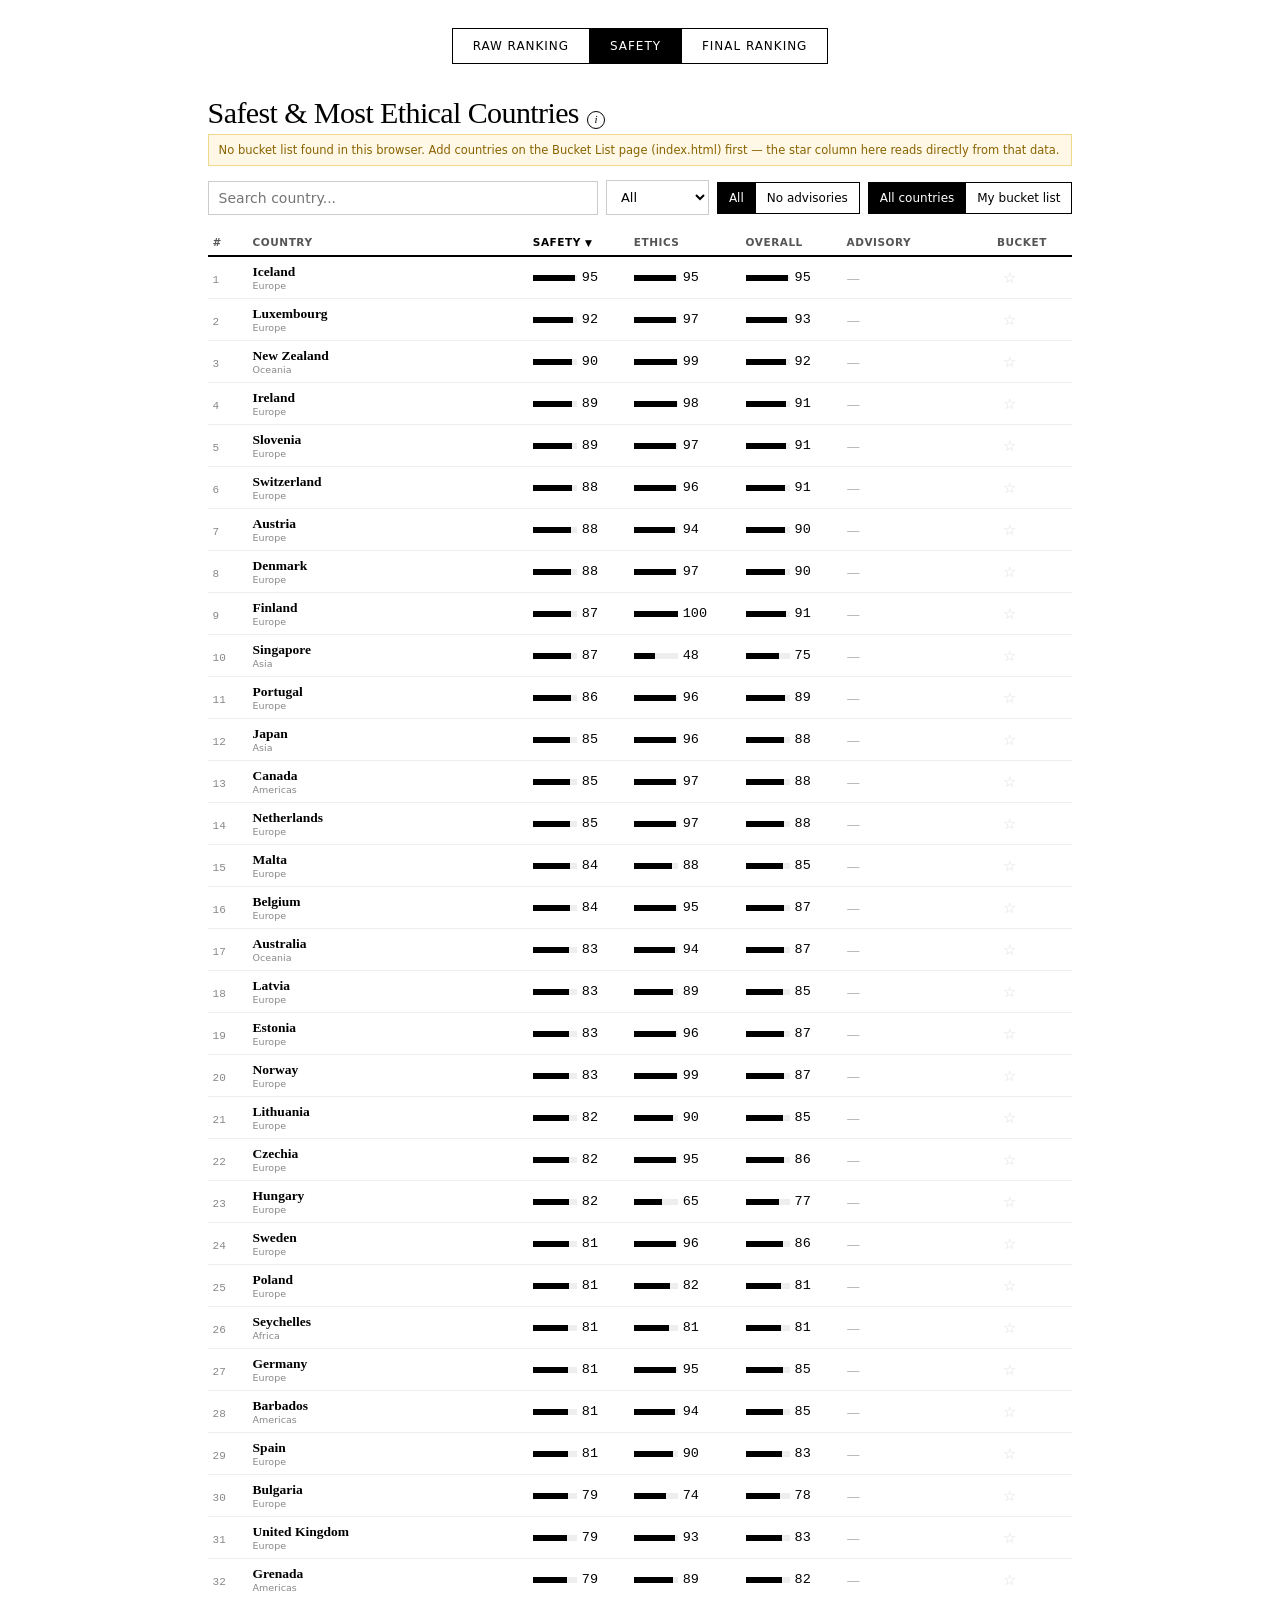
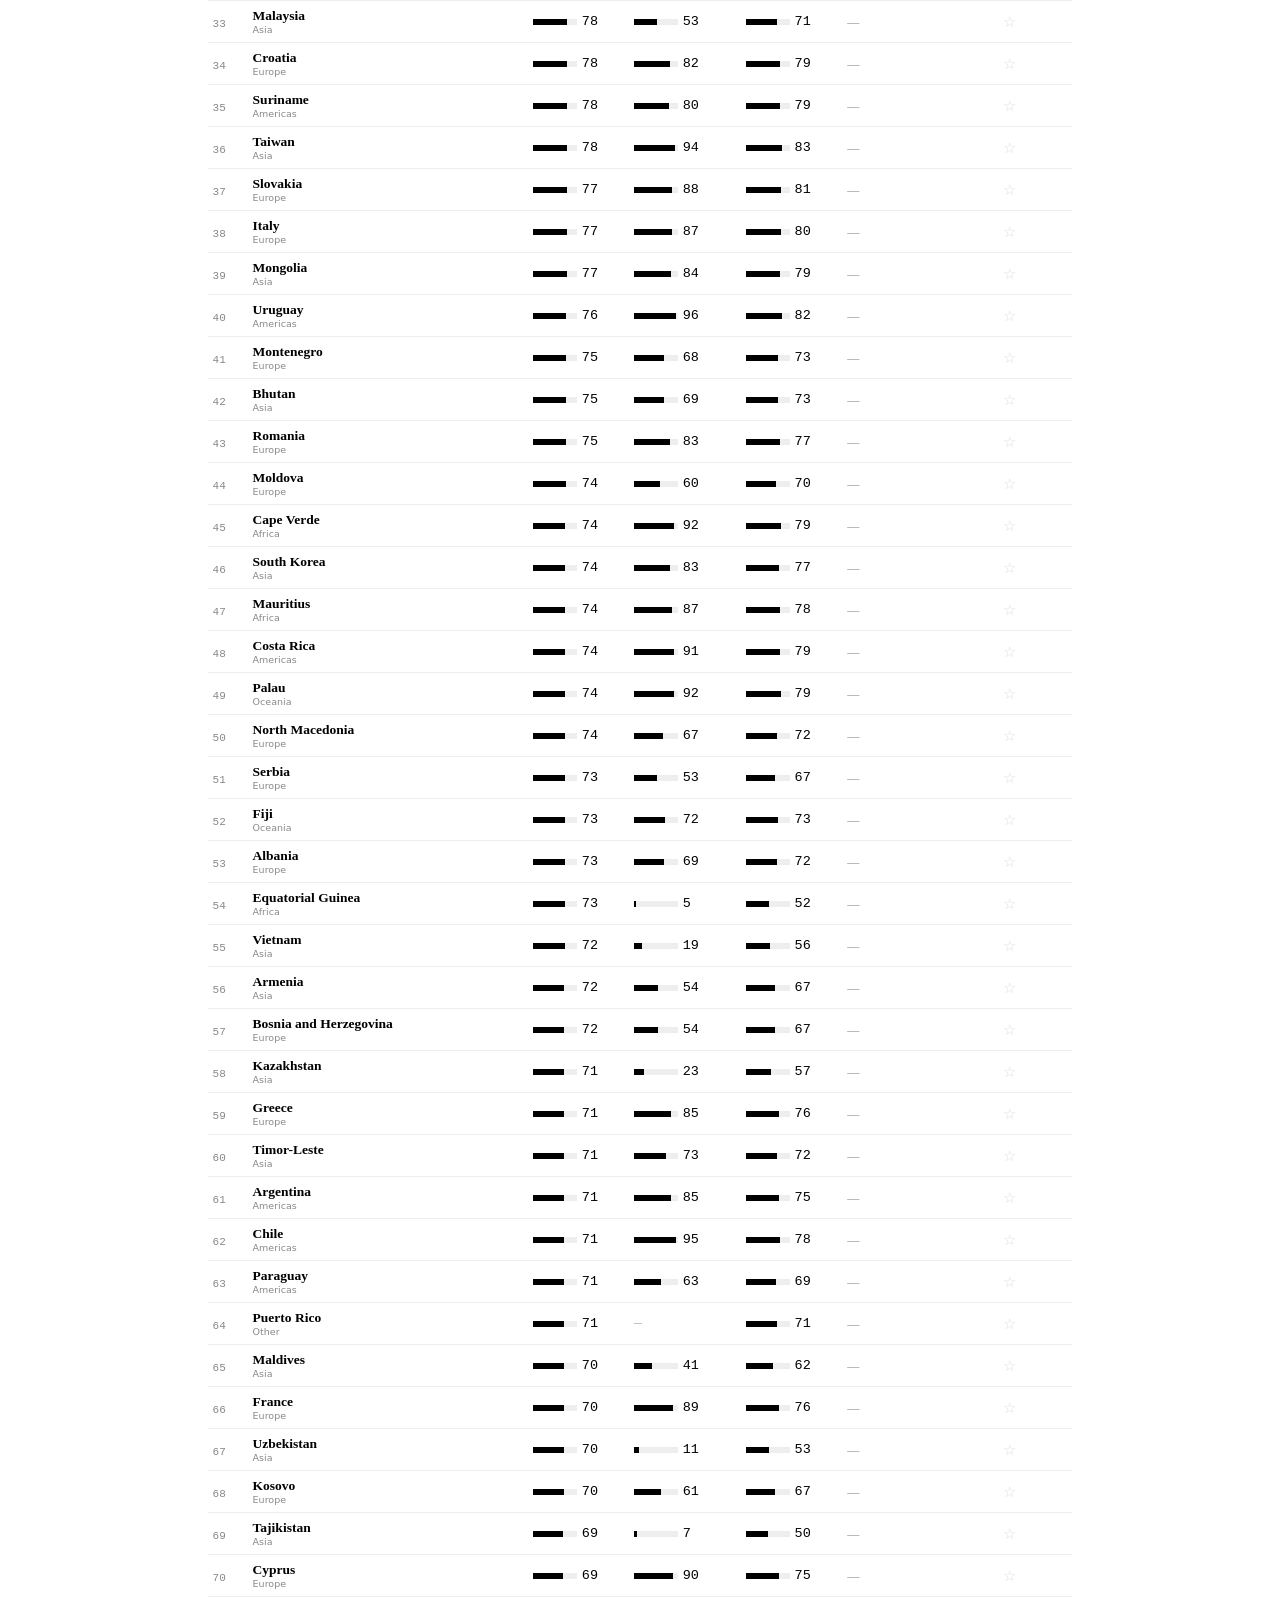
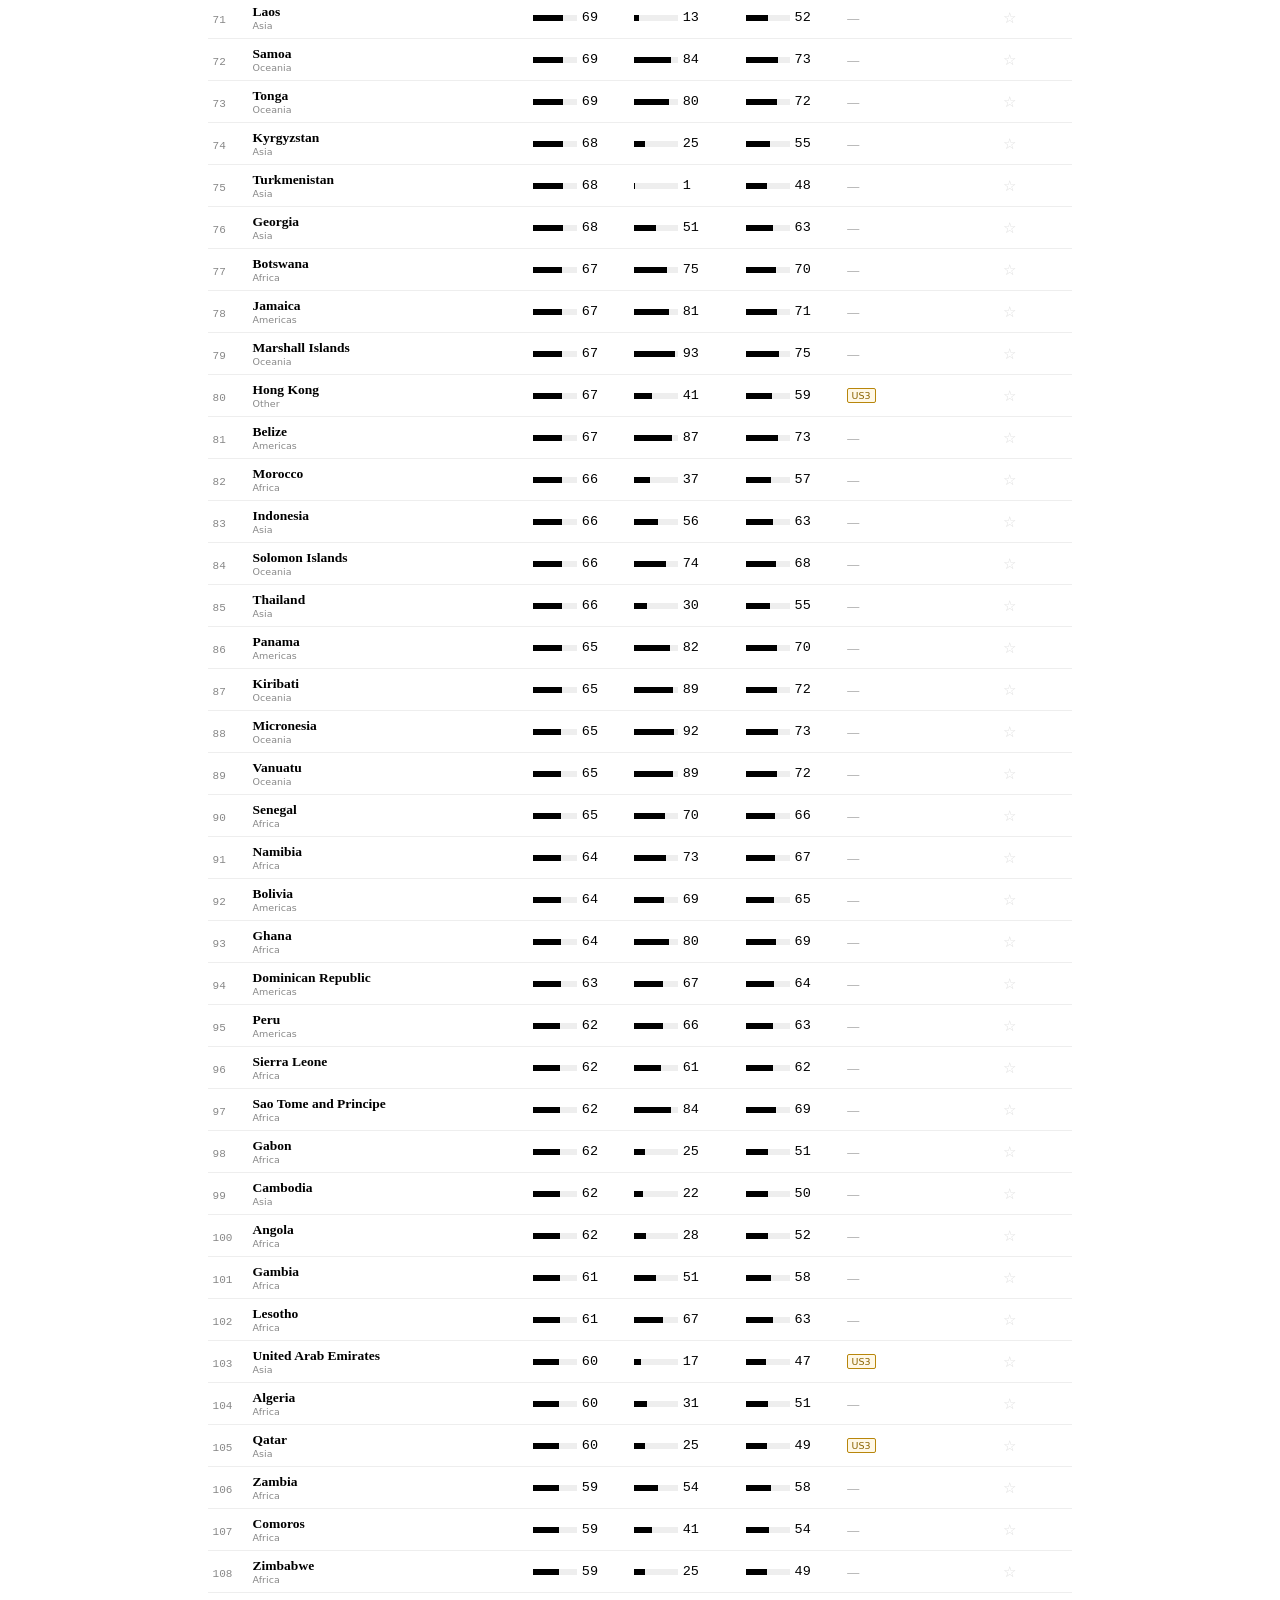
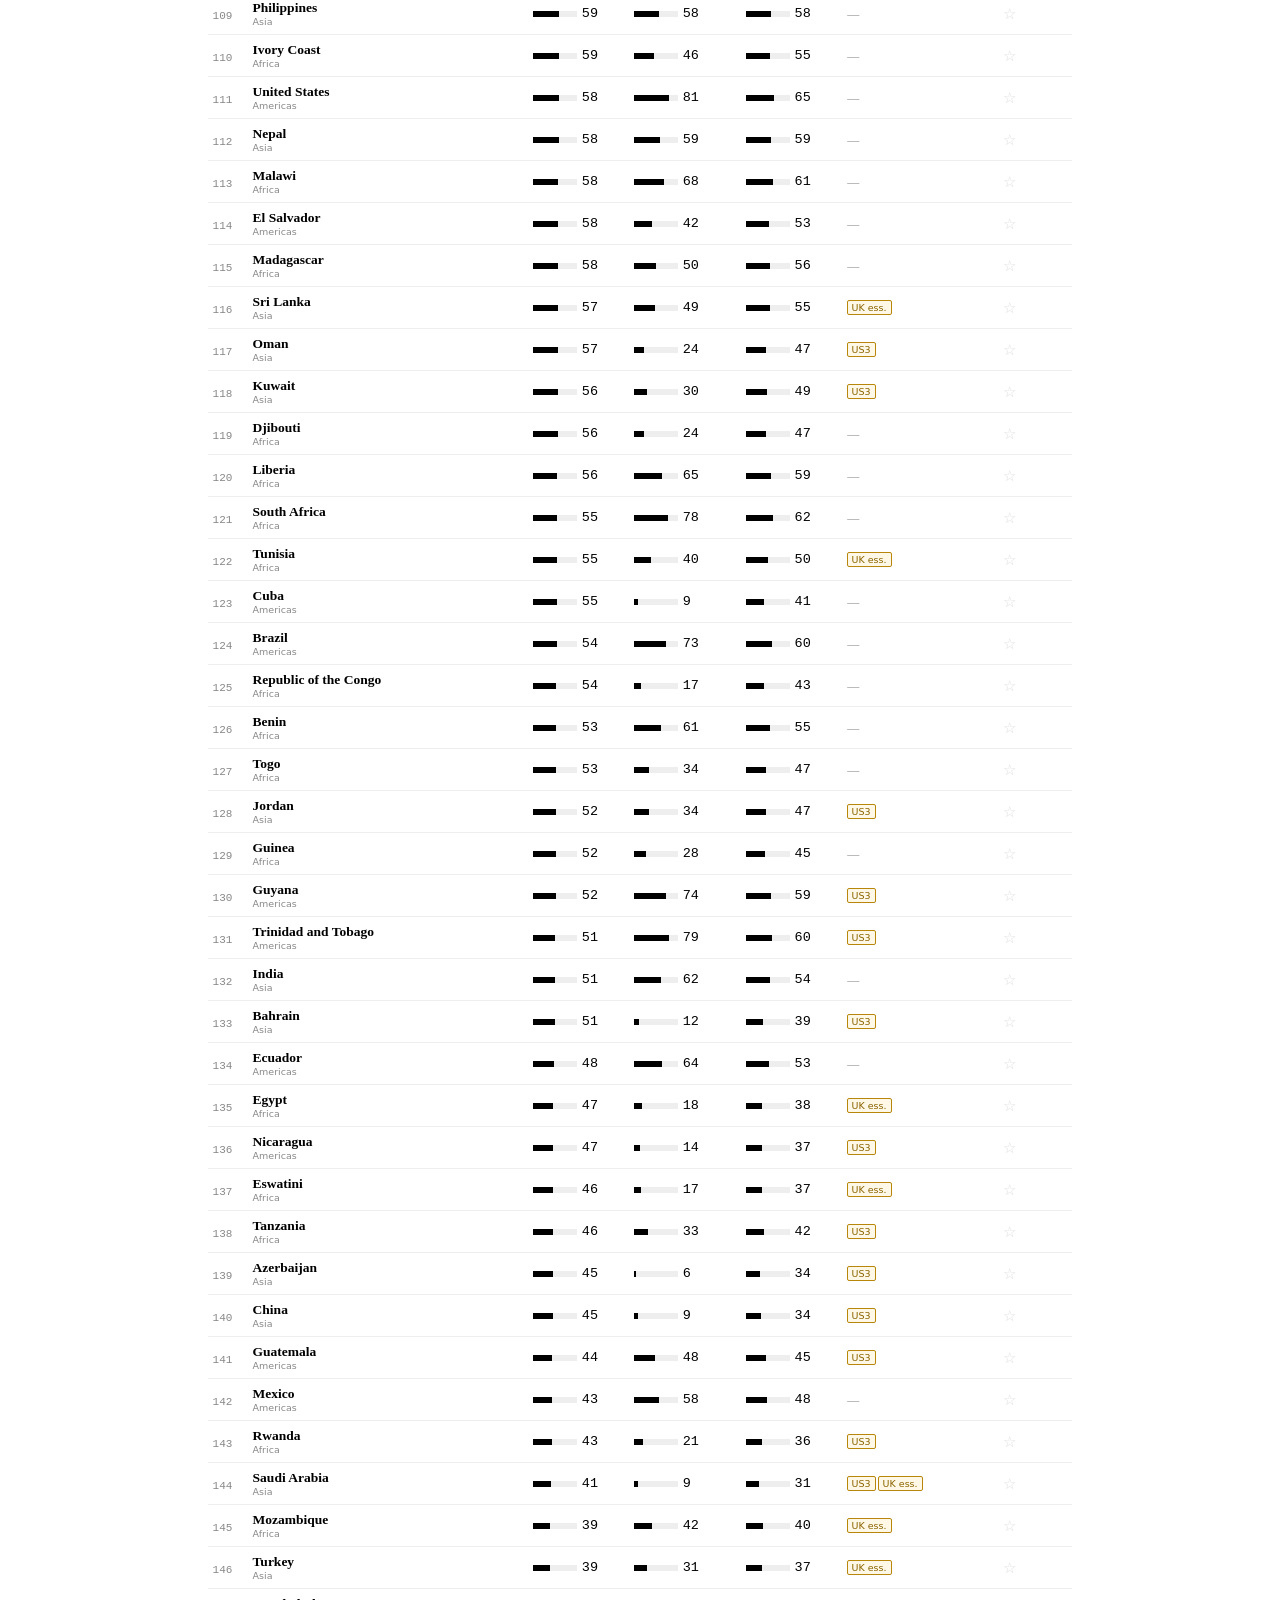
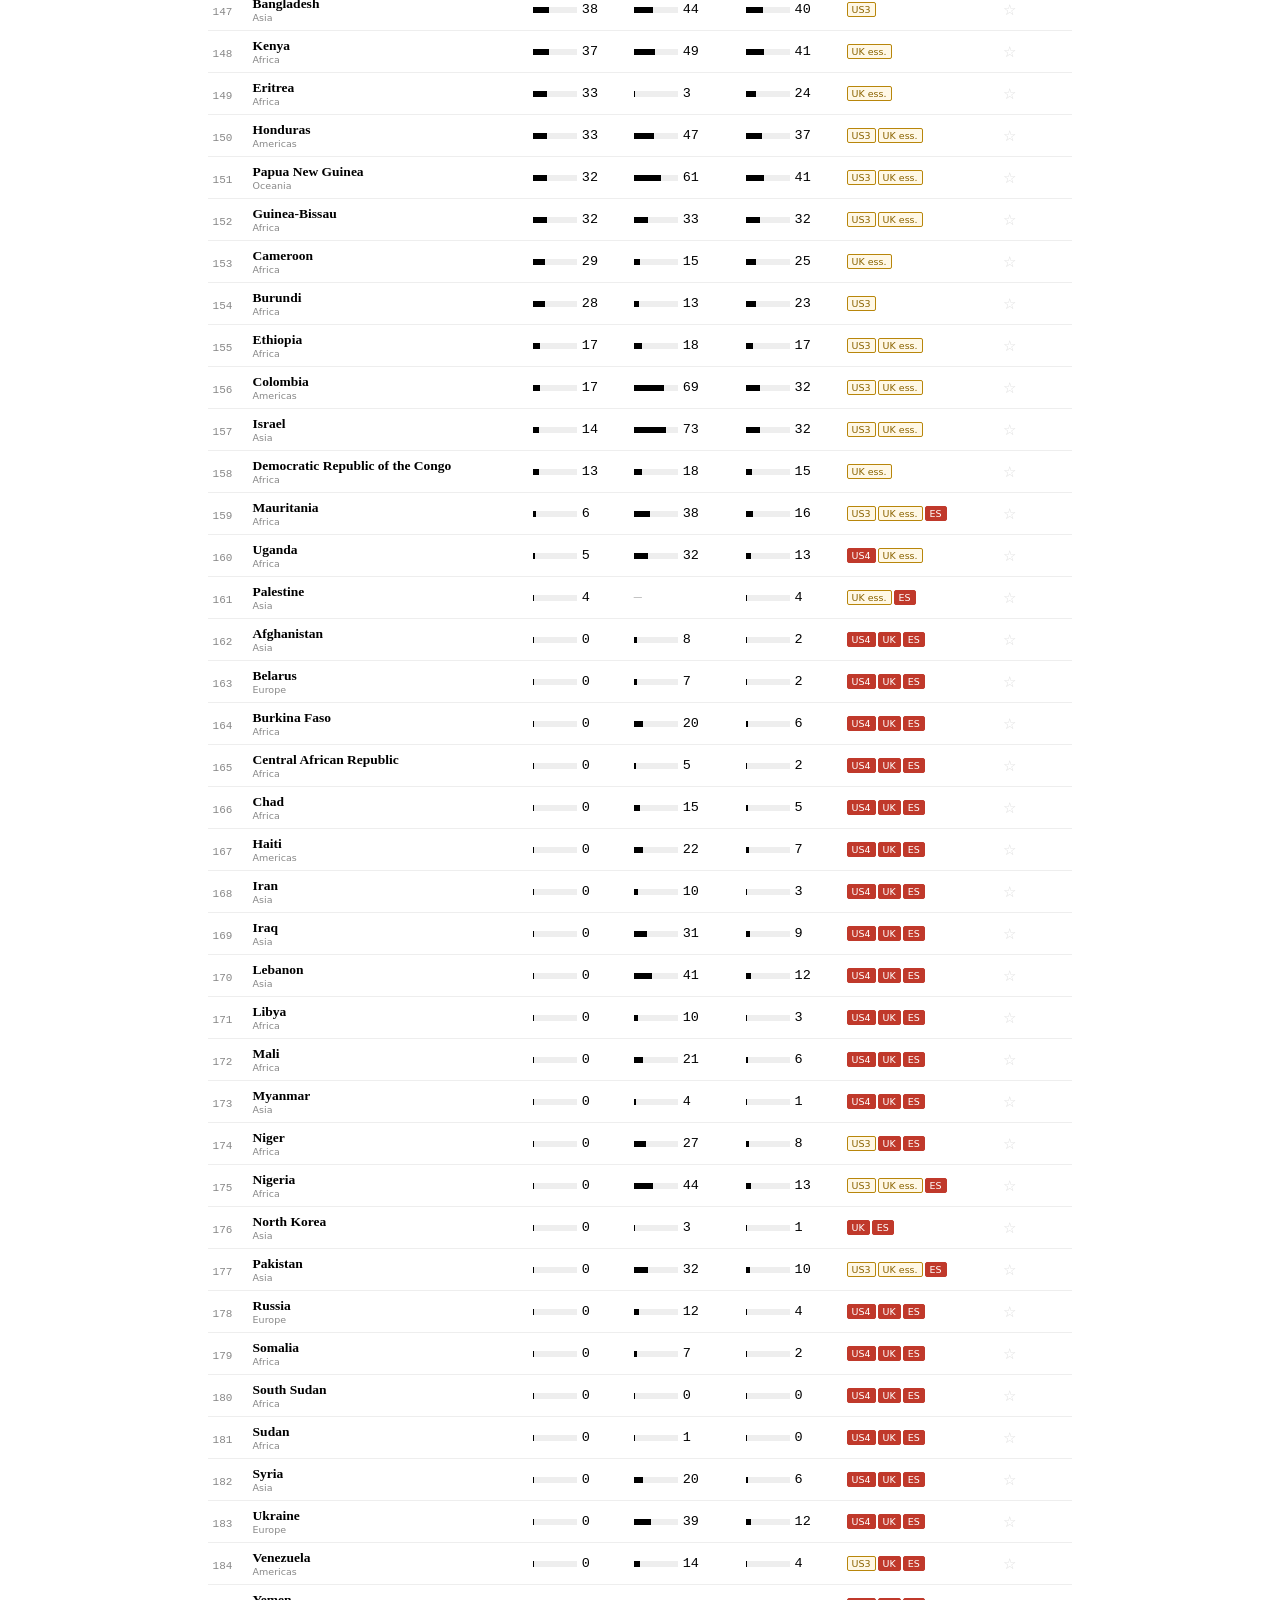
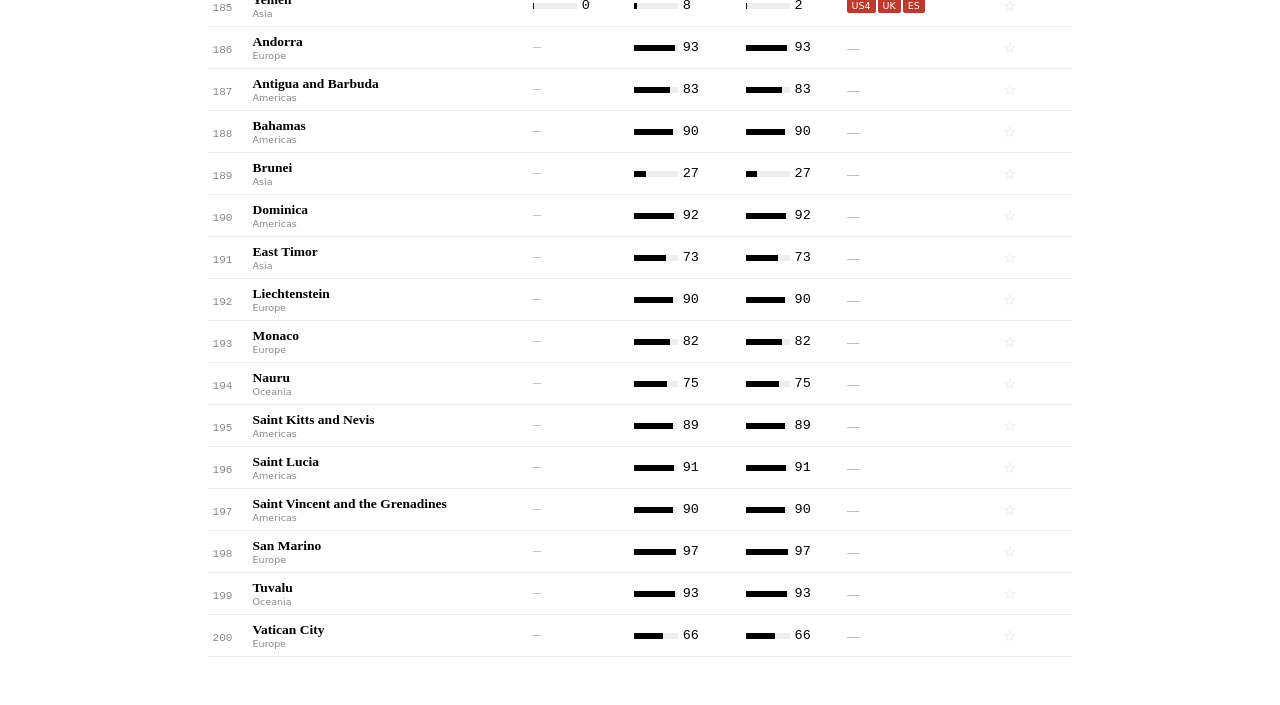
<file: safety.html>
<!DOCTYPE html>
<html lang="en">
<head>
<meta charset="UTF-8" />
<meta name="viewport" content="width=device-width, initial-scale=1.0" />
<title>Safest & Most Ethical Countries to Visit</title>
<link rel="stylesheet" href="styles.css" />
<script src="transitions.js" defer></script>
</head>
<body>

  <nav class="main-nav">
    <a href="index.html">Raw Ranking</a>
    <a href="safety.html" aria-current="page">Safety</a>
    <a href="ultimate.html">Final Ranking</a>
  </nav>

<div id="root"></div>
<script src="data.js"></script>
<script>
const el = (tag, attrs, ...children) => {
  const e = document.createElement(tag);
  if (attrs) for (const k in attrs) {
    if (k === 'class') e.className = attrs[k];
    else if (k.startsWith('on')) e.addEventListener(k.slice(2), attrs[k]);
    else e.setAttribute(k, attrs[k]);
  }
  children.flat().forEach(c => {
    if (c === null || c === undefined) return;
    e.appendChild(typeof c === 'string' ? document.createTextNode(c) : c);
  });
  return e;
};

// ---------------------------------------------------------------------
// Bucket list data now comes straight from the Bucket List app's own
// storage (the same key it reads/writes via window.storage), not from
// a separate hand-maintained flag in data.js. This keeps the star here
// in sync with whatever countries actually exist in your bucket list.
// The Bucket List app persists with `window.storage.set(key, value, false)`,
// which in the plain-browser shim writes to localStorage as
// "personal:" + key. We read the same location directly.
// ---------------------------------------------------------------------
const BUCKET_STORAGE_KEY = "personal:bucket-list:data";

function getBucketCountrySet() {
  try {
    const raw = localStorage.getItem(BUCKET_STORAGE_KEY);
    if (!raw) return new Set();
    const parsed = JSON.parse(raw);
    // index.html persists { countries: {...}, groups: {...} }. Older data
    // (or a wiped/legacy save) may just be a flat { CountryName: {...} }
    // map instead — support both shapes.
    const countries = parsed && (parsed.countries || parsed.groups) ? (parsed.countries || {}) : (parsed || {});
    return new Set(Object.keys(countries));
  } catch (e) {
    return new Set();
  }
}

let bucketDataMissing = false;

function getRows() {
  const rows = window.computeTravelRows();
  const bucketSet = getBucketCountrySet();
  bucketDataMissing = bucketSet.size === 0;
  return rows.map(r => ({ ...r, onBucketList: bucketSet.has(r.name) }));
}

let state = { search:'', continent:'All', sortKey:'safety', sortDir:'desc', hideAdvisory:false, bucketOnly:false, showInfo:false };

function fmt(n) { return n == null ? null : Math.round(n); }

function scoreBar(val) {
  const wrap = el('div', {class:'score-bar-wrap'});
  if (val == null) { wrap.appendChild(el('span',{class:'na'},'—')); return wrap; }
  const bar = el('div', {class:'score-bar'});
  const fill = el('div', {});
  fill.style.width = Math.max(2, val) + '%';
  bar.appendChild(fill);
  wrap.appendChild(bar);
  wrap.appendChild(el('span',{}, String(fmt(val))));
  return wrap;
}

function advisoryFlags(d) {
  const wrap = el('div', {});
  if (d.us === 'L4') wrap.appendChild(el('span',{class:'flag severe'},'US4'));
  else if (d.us === 'L3') wrap.appendChild(el('span',{class:'flag mid'},'US3'));
  if (d.uk === 'ALL') wrap.appendChild(el('span',{class:'flag severe'},'UK'));
  else if (d.uk === 'ESS') wrap.appendChild(el('span',{class:'flag mid'},'UK ess.'));
  if (d.es === 'ALL') wrap.appendChild(el('span',{class:'flag severe'},'ES'));
  if (!wrap.childNodes.length) wrap.appendChild(el('span',{class:'na'},'—'));
  return wrap;
}

function render() {
  const root = document.getElementById('root');
  root.innerHTML = '';
  const wrap = el('div', {class:'wrap'});

  const titleRow = el('div', {class:'title-row'},
    el('h1', {}, "Safest & Most Ethical Countries"),
    el('button', {
      class: 'info-btn',
      'aria-label': state.showInfo ? 'Hide methodology' : 'Show methodology',
      title: 'Where these numbers come from',
      onclick: () => { state.showInfo = !state.showInfo; render(); }
    }, 'i')
  );
  wrap.appendChild(titleRow);

  if (state.showInfo) {
    wrap.appendChild(el('div', {class:'info-panel'},
      el('div', {}, "Snapshot: Sep 2026 · GPI + Women, Peace & Security Index + US/UK/ES advisories → Safety · Freedom House → Ethics"),
      el('div', {style:'margin-top:6px;'},
        "Safety = Global Peace Index + Women, Peace & Security Index (women's safety/inclusion/justice) − advisory penalties (US/UK/Spain). Ethics = Freedom House score. Sorted by Safety by default. Safety/ethics data lives in data.js — edit it to update this page. The ★ column reflects your actual Bucket List app data (read from this browser's local storage) — add or remove countries on index.html, not here."
      )
    ));
  }


  let rows = getRows();

  if (bucketDataMissing) {
    wrap.appendChild(el('div', {class:'warn-banner'},
      "No bucket list found in this browser. Add countries on the Bucket List page (index.html) first — the star column here reads directly from that data."
    ));
  }

  const controls = el('div', {class:'controls'});
  const search = el('input', {type:'text', placeholder:'Search country...', value: state.search, oninput: e => { state.search = e.target.value; render(); }});
  controls.appendChild(search);

  const contSel = el('select', {onchange: e => { state.continent = e.target.value; render(); }});
  ['All','Africa','Americas','Asia','Europe','Oceania'].forEach(c => {
    contSel.appendChild(el('option', {value:c, ...(state.continent===c?{selected:'selected'}:{})}, c));
  });
  controls.appendChild(contSel);

  const toggle = el('div', {class:'toggle-group'});
  toggle.appendChild(el('button', {class: !state.hideAdvisory ? 'active':'', onclick: () => { state.hideAdvisory=false; render(); }}, 'All'));
  toggle.appendChild(el('button', {class: state.hideAdvisory ? 'active':'', onclick: () => { state.hideAdvisory=true; render(); }}, 'No advisories'));
  controls.appendChild(toggle);

  const bucketToggle = el('div', {class:'toggle-group'});
  bucketToggle.appendChild(el('button', {class: !state.bucketOnly ? 'active':'', onclick: () => { state.bucketOnly=false; render(); }}, 'All countries'));
  bucketToggle.appendChild(el('button', {class: state.bucketOnly ? 'active':'', onclick: () => { state.bucketOnly=true; render(); }}, 'My bucket list'));
  controls.appendChild(bucketToggle);

  wrap.appendChild(controls);

  rows = rows.filter(r => {
    if (state.continent !== 'All' && r.continent !== state.continent) return false;
    if (state.search && !r.name.toLowerCase().includes(state.search.toLowerCase())) return false;
    if (state.hideAdvisory && (r.us || r.uk || r.es)) return false;
    if (state.bucketOnly && !r.onBucketList) return false;
    return true;
  });

  const sortKey = state.sortKey;
  rows.sort((a,b) => {
    let av = a[sortKey], bv = b[sortKey];
    if (av == null && bv == null) return a.name.localeCompare(b.name);
    if (av == null) return 1;
    if (bv == null) return -1;
    return state.sortDir === 'desc' ? bv - av : av - bv;
  });

  const table = el('table', {});
  const headDefs = [
    {key:null, label:'#'},
    {key:'name', label:'Country'},
    {key:'safety', label:'Safety'},
    {key:'ethics', label:'Ethics'},
    {key:'overall', label:'Overall'},
    {key:null, label:'Advisory'},
    {key:null, label:'Bucket'},
  ];
  const thead = el('tr', {});
  headDefs.forEach(h => {
    const th = el('th', {class: h.key===sortKey ? 'active':''});
    th.appendChild(document.createTextNode(h.label + ' '));
    if (h.key === sortKey) th.appendChild(el('span',{class:'arrow'}, state.sortDir==='desc'?'▼':'▲'));
    if (h.key) th.addEventListener('click', () => {
      if (state.sortKey === h.key) state.sortDir = state.sortDir === 'desc' ? 'asc':'desc';
      else { state.sortKey = h.key; state.sortDir = 'desc'; }
      render();
    });
    thead.appendChild(th);
  });
  table.appendChild(el('thead', {}, thead));

  const tbody = el('tbody', {});
  if (rows.length === 0) {
    tbody.appendChild(el('tr',{}, el('td',{colspan:'7', class:'empty'}, 'No matches.')));
  }
  rows.forEach((r, i) => {
    const tr = el('tr', {});
    tr.appendChild(el('td', {}, el('span',{class:'rank-num'}, String(i+1))));
    tr.appendChild(el('td', {}, el('div',{class:'country-name'}, r.name), el('div',{class:'continent-tag'}, r.continent)));
    tr.appendChild(el('td', {}, scoreBar(r.safety)));
    tr.appendChild(el('td', {}, scoreBar(r.ethics)));
    tr.appendChild(el('td', {}, scoreBar(r.overall)));
    tr.appendChild(el('td', {}, advisoryFlags(r)));
    const star = el('span', {
      class: 'bucket-star' + (r.onBucketList ? ' on' : ''),
      title: r.onBucketList
        ? 'On your bucket list (add/remove it from index.html)'
        : 'Not on your bucket list (add it from index.html)'
    }, r.onBucketList ? '★' : '☆');
    tr.appendChild(el('td', {}, star));
    tbody.appendChild(tr);
  });
  table.appendChild(tbody);
  wrap.appendChild(table);

  root.appendChild(wrap);
}

render();

// Keep this page in sync if the bucket list changes in another tab.
window.addEventListener('storage', (e) => {
  if (e.key === BUCKET_STORAGE_KEY) render();
});
</script>
</body>
</html>
</file>
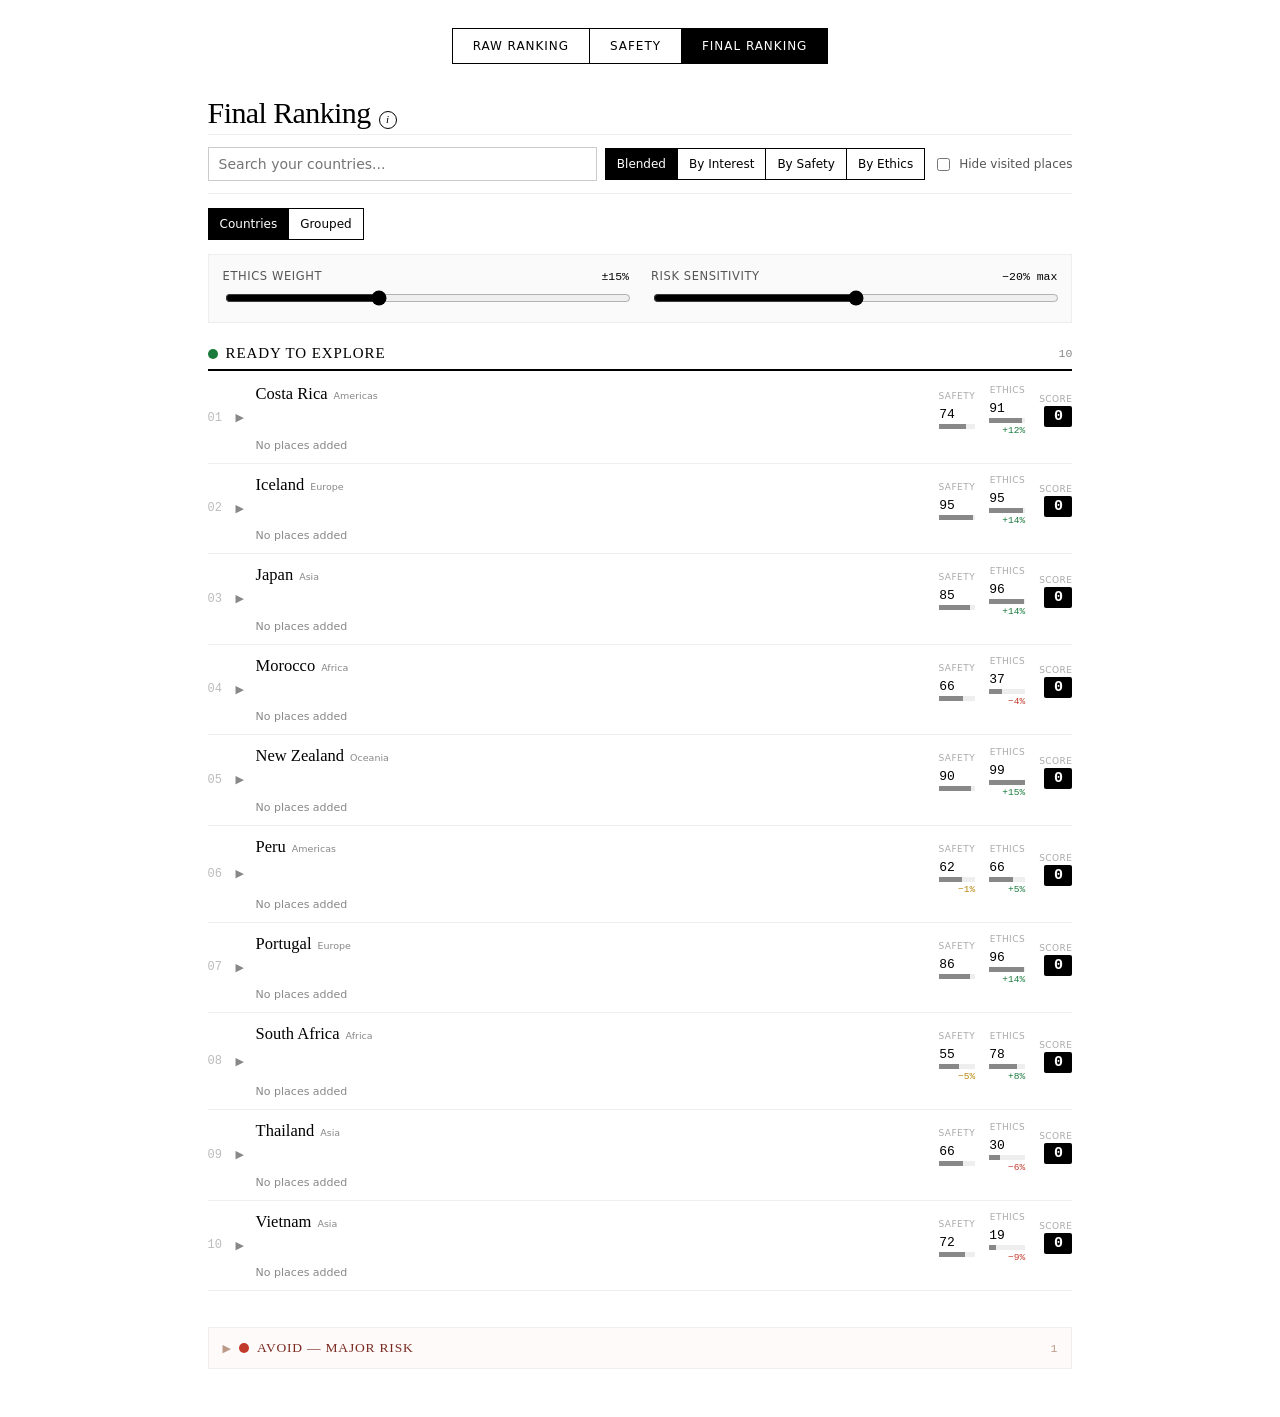
<file: ultimate.html>
<!DOCTYPE html>
<html lang="en">
<head>
<meta charset="UTF-8" />
<meta name="viewport" content="width=device-width, initial-scale=1.0" />
<title>My Travel Bucket List — Final Ranking</title>
<link rel="stylesheet" href="styles.css" />
<script src="transitions.js" defer></script>
</head>
<body>

  <nav class="main-nav">
    <a href="index.html">Raw Ranking</a>
    <a href="safety.html">Safety</a>
    <a href="ultimate.html" aria-current="page">Final Ranking</a>
  </nav>

<div id="root"></div>
<script src="data.js"></script>
<script>
/* ---------------------------------------------------------------------
   window.storage shim — identical to the one in index.html, so this
   page reads the SAME bucket-list data that page writes. In a real
   Claude.ai artifact environment, window.storage already exists and
   this shim is skipped.
--------------------------------------------------------------------- */
window.storage = window.storage || {
  async get(key, shared = false) {
    const raw = localStorage.getItem((shared ? "shared:" : "personal:") + key);
    if (raw === null) throw new Error("not found");
    return { key, value: raw, shared };
  },
  async set(key, value, shared = false) {
    localStorage.setItem((shared ? "shared:" : "personal:") + key, value);
    return { key, value, shared };
  },
  async delete(key, shared = false) {
    localStorage.removeItem((shared ? "shared:" : "personal:") + key);
    return { key, deleted: true, shared };
  },
  async list(prefix = "", shared = false) {
    const scope = shared ? "shared:" : "personal:";
    const keys = [];
    for (let i = 0; i < localStorage.length; i++) {
      const k = localStorage.key(i);
      if (k.startsWith(scope) && k.slice(scope.length).startsWith(prefix)) {
        keys.push(k.slice(scope.length));
      }
    }
    return { keys, prefix, shared };
  },
};

const STORAGE_KEY = "bucket-list:data";       // must match index.html exactly
const WEIGHTS_KEY = "bucket-list:weights";    // this page's tunable weights

const CATEGORY_COLOR = {
  landscapes: "#4a7c59",
  historic: "#a9682f",
  museums: "#3b5b92",
  culture: "#a83a4b",
};

const el = (tag, attrs, ...children) => {
  const e = document.createElement(tag);
  if (attrs) for (const k in attrs) {
    if (k === 'class') e.className = attrs[k];
    else if (k.startsWith('on')) e.addEventListener(k.slice(2), attrs[k]);
    else e.setAttribute(k, attrs[k]);
  }
  children.flat().forEach(c => {
    if (c === null || c === undefined) return;
    e.appendChild(typeof c === 'string' ? document.createTextNode(c) : c);
  });
  return e;
};

let bucketData = {};       // countries map written by index.html: { [name]: { landmarks: [...] } }
let groupsData = {};       // trip groups written by index.html: { [id]: { name, countries: [...] } }
let lastRaw = null;        // for change detection
let state = {
  search: "",
  sortKey: "blended",       // 'blended' | 'interest' | 'safety' | 'ethics'
  hideVisited: false,
  view: "countries",        // 'countries' | 'grouped'
  expanded: {},
  avoidOpen: false,
  showInfo: false,
  ethicsWeight: window.DEFAULT_ETHICS_WEIGHT,
  safetyWeight: window.DEFAULT_SAFETY_WEIGHT,
};

function computeInterest(landmarks) {
  const list = landmarks || [];
  const active = list.filter(l => !l.visited);
  const score = active.reduce((s, l) => s + (l.rating || 0), 0);
  return { score, total: list.length, visited: list.length - active.length };
}

function mean(nums) {
  const vals = nums.filter(v => v != null);
  if (vals.length === 0) return null;
  return vals.reduce((a, b) => a + b, 0) / vals.length;
}

// Builds one row per country that's either in your bucket data or
// manually flagged bucketList:true in data.js. This is the base unit
// both the Countries view and the Grouped view are built from.
function buildCountryRows() {
  const travelRows = window.computeTravelRows();
  const travelByName = Object.fromEntries(travelRows.map(r => [r.name, r]));

  const names = new Set([
    ...Object.keys(bucketData),
    ...Object.entries(window.TRAVEL_DATA).filter(([, d]) => d.bucketList).map(([n]) => n),
  ]);

  return Array.from(names).map(name => {
    const t = travelByName[name] || {
      name,
      continent: (window.TRAVEL_DATA[name] || {}).continent || "Other",
      safety: null,
      ethics: (window.TRAVEL_DATA[name] || {}).fh ?? null,
      overall: null,
    };
    const landmarks = (bucketData[name] || {}).landmarks || [];
    const interest = computeInterest(landmarks);

    const zone = window.travelZone(t.safety);
    const riskFrac = window.computeRiskPenaltyFrac(t.safety, state.safetyWeight);
    const ethicsFrac = window.computeEthicsAdjustmentFrac(t.ethics, state.ethicsWeight);
    const blended = interest.score * (1 + ethicsFrac) * (1 - riskFrac);

    return {
      kind: "country",
      ...t,
      landmarks,
      interestScore: interest.score,
      totalPlaces: interest.total,
      visitedPlaces: interest.visited,
      zone,
      riskFrac,
      ethicsFrac,
      blended,
    };
  });
}

// Builds one row per trip group that has at least one member country
// you're tracking. Safety/ethics are averaged across member countries
// (so the group's "go/avoid" zone and its blended-score adjustment are
// based on that average); interest is the sum of the members' interest
// scores, same as Raw Ranking's Grouped view. Individual member stats
// are still shown underneath, unaveraged, when the group is expanded.
function buildGroupRows(countryRowsByName) {
  return Object.entries(groupsData || {}).map(([id, g]) => {
    const memberNames = (g.countries || []).filter(name => countryRowsByName[name]);
    if (memberNames.length === 0) return null;
    const members = memberNames.map(name => countryRowsByName[name]);

    const interestScore = members.reduce((s, m) => s + m.interestScore, 0);
    const avgSafety = mean(members.map(m => m.safety));
    const avgEthics = mean(members.map(m => m.ethics));

    const zone = window.travelZone(avgSafety);
    const riskFrac = window.computeRiskPenaltyFrac(avgSafety, state.safetyWeight);
    const ethicsFrac = window.computeEthicsAdjustmentFrac(avgEthics, state.ethicsWeight);
    const blended = interestScore * (1 + ethicsFrac) * (1 - riskFrac);

    return {
      kind: "group",
      id,
      name: g.name,
      members,
      safety: avgSafety,
      ethics: avgEthics,
      interestScore,
      totalPlaces: members.reduce((s, m) => s + m.totalPlaces, 0),
      visitedPlaces: members.reduce((s, m) => s + m.visitedPlaces, 0),
      zone,
      riskFrac,
      ethicsFrac,
      blended,
    };
  }).filter(Boolean);
}

function fmt(n) { return n == null ? null : Math.round(n); }
function fmtPct(frac) {
  if (!frac) return "0%";
  return Math.round(Math.abs(frac) * 100) + "%";
}

function miniBar(val) {
  const wrap = el('div', {});
  if (val == null) { wrap.appendChild(el('span', { class: 'na' }, '—')); return wrap; }
  const bar = el('div', { class: 'mini-bar' });
  const fill = el('div', {});
  fill.style.width = Math.max(2, val) + '%';
  bar.appendChild(fill);
  wrap.appendChild(el('span', { class: 'stat-value' }, String(fmt(val))));
  wrap.appendChild(bar);
  return wrap;
}

function renderLandmarks(row) {
  const wrap = el('div', { class: 'landmarks' });
  const items = row.landmarks.filter(l => !(state.hideVisited && l.visited));
  if (items.length === 0) {
    wrap.appendChild(el('div', { class: 'no-landmarks' },
      row.landmarks.length === 0 ? "No places added yet." : "All places here are visited."));
  } else {
    items
      .slice()
      .sort((a, b) => (a.visited === b.visited ? b.rating - a.rating : a.visited ? 1 : -1))
      .forEach(l => {
        const dots = el('div', { class: 'rating-dots' });
        for (let n = 1; n <= 5; n++) {
          dots.appendChild(el('span', { class: n <= l.rating ? 'on' : '' }));
        }
        wrap.appendChild(el('div', { class: 'landmark-row' + (l.visited ? ' visited' : '') },
          el('span', { class: 'cat-dot', style: `background:${CATEGORY_COLOR[l.category] || '#999'}` }),
          el('span', { class: 'landmark-name' }, l.name),
          dots
        ));
      });
  }
  wrap.appendChild(el('div', { class: 'edit-hint' }, "Edit places & ratings on the Raw Ranking page →"));
  return wrap;
}

// Shared stat cluster (safety / ethics / score badge) for both a
// standalone country row and a country row nested inside a group.
function renderStatCluster(row) {
  return el('div', { class: 'stat-cluster' },
    el('div', { class: 'stat' },
      el('span', { class: 'stat-label' }, 'Safety'),
      miniBar(row.safety),
      row.riskFrac > 0.005 ? el('span', { class: 'penalty-tag' }, `−${fmtPct(row.riskFrac)}`) : null
    ),
    el('div', { class: 'stat' },
      el('span', { class: 'stat-label' }, 'Ethics'),
      miniBar(row.ethics),
      Math.abs(row.ethicsFrac) > 0.005 ? el('span', { class: 'penalty-tag', style: row.ethicsFrac > 0 ? 'color:#1a7a3c' : 'color:#c0392b' }, `${row.ethicsFrac > 0 ? '+' : '−'}${fmtPct(row.ethicsFrac)}`) : null
    ),
    el('div', { class: 'stat' },
      el('span', { class: 'stat-label' }, state.sortKey === 'blended' ? 'Score' : 'Interest'),
      el('span', { class: 'interest-badge' }, String(state.sortKey === 'blended' ? Math.round(row.blended) : row.interestScore))
    )
  );
}

function renderRow(row, idx) {
  const isOpen = !!state.expanded[row.name];
  const rowEl = el('div', { class: 'row' });
  const head = el('div', {
    class: 'row-head',
    onclick: () => { state.expanded[row.name] = !isOpen; render(); }
  },
    el('span', { class: 'rank' }, String(idx + 1).padStart(2, '0')),
    el('span', { class: 'chevron' }, isOpen ? '▼' : '▶'),
    el('div', { class: 'row-main' },
      el('div', { class: 'row-title-line' },
        el('div', {},
          el('span', { class: 'entry-name' }, row.name),
          el('span', { class: 'continent-tag ml-tag' }, row.continent)
        ),
        renderStatCluster(row)
      ),
      el('div', { class: 'places-count' },
        row.totalPlaces === 0
          ? "No places added"
          : `${row.totalPlaces - row.visitedPlaces} to visit${row.visitedPlaces ? ` · ${row.visitedPlaces} visited` : ''}`
      )
    )
  );
  rowEl.appendChild(head);
  if (isOpen) rowEl.appendChild(renderLandmarks(row));
  return rowEl;
}

function renderGroupRow(row, idx) {
  const key = `group:${row.id}`;
  const isOpen = !!state.expanded[key];
  const rowEl = el('div', { class: 'row' });
  const head = el('div', {
    class: 'row-head',
    onclick: () => { state.expanded[key] = !isOpen; render(); }
  },
    el('span', { class: 'rank' }, String(idx + 1).padStart(2, '0')),
    el('span', { class: 'chevron' }, isOpen ? '▼' : '▶'),
    el('div', { class: 'row-main' },
      el('div', { class: 'row-title-line' },
        el('div', {},
          el('span', { class: 'entry-name group-name' }, row.name),
          el('span', { class: 'group-tag' }, `${row.members.length} ${row.members.length === 1 ? 'country' : 'countries'} · avg`)
        ),
        renderStatCluster(row)
      ),
      el('div', { class: 'places-count' },
        row.totalPlaces === 0
          ? "No places added"
          : `${row.totalPlaces - row.visitedPlaces} to visit across group${row.visitedPlaces ? ` · ${row.visitedPlaces} visited` : ''}`
      )
    )
  );
  rowEl.appendChild(head);
  if (isOpen) {
    const body = el('div', { class: 'group-body' });
    body.appendChild(el('div', { class: 'group-members-head' }, 'Members — individual stats, expand for places'));
    const membersWrap = el('div', { class: 'group-members' });
    row.members
      .slice()
      .sort((a, b) => b.interestScore - a.interestScore || a.name.localeCompare(b.name))
      .forEach((m, i) => membersWrap.appendChild(renderRow(m, i)));
    body.appendChild(membersWrap);
    rowEl.appendChild(body);
  }
  return rowEl;
}

function renderEntry(entry, idx) {
  return entry.kind === 'group' ? renderGroupRow(entry, idx) : renderRow(entry, idx);
}

function renderAvoidSection(avoidEntries) {
  const section = el('div', { class: 'avoid-section' });
  const toggle = el('div', {
    class: 'avoid-toggle',
    onclick: () => { state.avoidOpen = !state.avoidOpen; render(); }
  },
    el('span', { class: 'avoid-chevron' }, state.avoidOpen ? '▼' : '▶'),
    el('span', { class: 'tier-dot' }),
    el('span', { class: 'avoid-title' }, 'Avoid — major risk'),
    el('span', { class: 'avoid-count' }, String(avoidEntries.length))
  );
  section.appendChild(toggle);
  if (state.avoidOpen) {
    const list = el('div', { class: 'avoid-list' });
    avoidEntries
      .slice()
      .sort((a, b) => a.name.localeCompare(b.name))
      .forEach(entry => {
        list.appendChild(el('div', { class: 'avoid-row' },
          el('span', { class: 'avoid-name' }, entry.kind === 'group' ? `${entry.name} (group)` : entry.name),
          el('span', { class: 'avoid-reason' }, `${entry.kind === 'group' ? 'avg ' : ''}safety ${fmt(entry.safety)}`)
        ));
      });
    section.appendChild(list);
    section.appendChild(el('div', { class: 'avoid-note' },
      `Below safety ${window.MAJOR_RISK_CUTOFF} — excluded regardless of interest or ethics. See the i above for the formula.`
    ));
  }
  return section;
}

function render() {
  const root = document.getElementById('root');
  root.innerHTML = '';
  const wrap = el('div', { class: 'wrap' });

  const titleRow = el('div', { class: 'title-row' },
    el('h1', {}, "Final Ranking"),
    el('button', {
      class: 'info-btn',
      'aria-label': state.showInfo ? 'Hide methodology' : 'Show methodology',
      title: 'How this ranking works',
      onclick: () => { state.showInfo = !state.showInfo; render(); }
    }, 'i')
  );
  wrap.appendChild(titleRow);

  if (state.showInfo) {
    wrap.appendChild(el('div', { class: 'info-panel' },
      el('div', {}, "Interest = Σ(1–5 ratings) over unvisited places. Grouped view sums this across a group's countries."),
      el('div', { style: 'margin-top:6px;' },
        `Ethics % = (Freedom House − 50) / 50 × ethics weight. FH runs 0–100; 50 is neutral. Purely a bonus/malus on score — never excludes a country.`
      ),
      el('div', { style: 'margin-top:6px;' },
        `Risk % = (${window.SAFE_THRESHOLD} − safety) / (${window.SAFE_THRESHOLD} − ${window.MAJOR_RISK_CUTOFF}) × risk weight, for safety in [${window.MAJOR_RISK_CUTOFF}, ${window.SAFE_THRESHOLD}). 0% at safety ≥ ${window.SAFE_THRESHOLD}. Safety < ${window.MAJOR_RISK_CUTOFF} moves a country to Avoid, excluded outright regardless of interest or ethics. Unrated safety is treated as no penalty.`
      ),
      el('div', { style: 'margin-top:6px;' },
        `Blended score = interest × (1 + ethics %) × (1 − risk %). The other sort buttons rank by one raw stat instead. In Grouped view, safety/ethics are the average across a group's countries; interest is their sum.`
      ),
      el('div', { style: 'margin-top:6px;' },
        "Weights above are tunable per-session and saved. Updates live as you edit the Raw Ranking page."
      )
    ));
  }

  const controls = el('div', { class: 'controls panel-controls' });
  controls.appendChild(el('input', {
    type: 'text', placeholder: 'Search your countries...', value: state.search,
    oninput: e => { state.search = e.target.value; render(); }
  }));

  const sortGroup = el('div', { class: 'toggle-group' });
  [
    { key: 'blended', label: 'Blended' },
    { key: 'interest', label: 'By Interest' },
    { key: 'safety', label: 'By Safety' },
    { key: 'ethics', label: 'By Ethics' },
  ].forEach(s => {
    sortGroup.appendChild(el('button', {
      class: state.sortKey === s.key ? 'active' : '',
      onclick: () => { state.sortKey = s.key; render(); }
    }, s.label));
  });
  controls.appendChild(sortGroup);

  controls.appendChild(el('label', { class: 'checkbox-label' },
    el('input', {
      type: 'checkbox', ...(state.hideVisited ? { checked: 'checked' } : {}),
      onchange: e => { state.hideVisited = e.target.checked; render(); }
    }),
    'Hide visited places'
  ));
  wrap.appendChild(controls);

  // ---- view toggle: Countries vs Grouped ----
  const viewRow = el('div', { class: 'view-row' });
  const viewGroup = el('div', { class: 'toggle-group' });
  [
    { key: 'countries', label: 'Countries' },
    { key: 'grouped', label: 'Grouped' },
  ].forEach(v => {
    viewGroup.appendChild(el('button', {
      class: state.view === v.key ? 'active' : '',
      onclick: () => { state.view = v.key; render(); }
    }, v.label));
  });
  viewRow.appendChild(viewGroup);
  wrap.appendChild(viewRow);

  // ---- weight sliders ----
  const weights = el('div', { class: 'weights' });
  weights.appendChild(el('div', { class: 'weight-item' },
    el('div', { class: 'weight-label-row' },
      el('span', { class: 'weight-label' }, 'Ethics weight'),
      el('span', { class: 'weight-value' }, `±${state.ethicsWeight}%`)
    ),
    el('input', {
      type: 'range', min: '0', max: '40', step: '1', value: String(state.ethicsWeight),
      oninput: e => { state.ethicsWeight = parseFloat(e.target.value); render(); },
      onchange: () => saveWeights(),
    })
  ));
  weights.appendChild(el('div', { class: 'weight-item' },
    el('div', { class: 'weight-label-row' },
      el('span', { class: 'weight-label' }, 'Risk sensitivity'),
      el('span', { class: 'weight-value' }, `−${state.safetyWeight}% max`)
    ),
    el('input', {
      type: 'range', min: '0', max: '40', step: '1', value: String(state.safetyWeight),
      oninput: e => { state.safetyWeight = parseFloat(e.target.value); render(); },
      onchange: () => saveWeights(),
    })
  ));
  wrap.appendChild(weights);

  const sortFieldMap = { blended: 'blended', interest: 'interestScore', safety: 'safety', ethics: 'ethics' };
  const sortField = sortFieldMap[state.sortKey];

  const countryRows = buildCountryRows();
  const countryRowsByName = Object.fromEntries(countryRows.map(r => [r.name, r]));

  const searchLower = state.search.trim().toLowerCase();
  const matchesSearchCountry = r => !searchLower || r.name.toLowerCase().includes(searchLower);
  const matchesSearchGroup = g => !searchLower
    || g.name.toLowerCase().includes(searchLower)
    || g.members.some(m => m.name.toLowerCase().includes(searchLower));

  let entries;
  if (state.view === 'grouped') {
    const groupedNames = new Set(Object.values(groupsData || {}).flatMap(g => g.countries || []));
    const ungrouped = countryRows.filter(r => !groupedNames.has(r.name)).filter(matchesSearchCountry);
    const groupRows = buildGroupRows(countryRowsByName).filter(matchesSearchGroup);
    entries = [...ungrouped, ...groupRows];
  } else {
    entries = countryRows.filter(matchesSearchCountry);
  }

  if (countryRows.length === 0) {
    wrap.appendChild(el('div', { class: 'empty' },
      "Nothing here yet — add a country and some places on the Raw Ranking page."
    ));
    root.appendChild(wrap);
    return;
  }

  const goEntries = entries.filter(e => e.zone === 'go');
  const avoidEntries = entries.filter(e => e.zone === 'avoid');

  const sortedGo = goEntries.slice().sort((a, b) => {
    const av = a[sortField], bv = b[sortField];
    if (av == null && bv == null) return a.name.localeCompare(b.name);
    if (av == null) return 1;
    if (bv == null) return -1;
    return bv - av || a.name.localeCompare(b.name);
  });

  if (sortedGo.length === 0) {
    wrap.appendChild(el('div', { class: 'empty' }, "No matches outside the major-risk list."));
  } else {
    const section = el('div', { class: 'tier-section' });
    section.appendChild(el('div', { class: 'tier-head' },
      el('span', { class: 'tier-dot', style: 'background:#1a7a3c' }),
      el('span', { class: 'tier-title' }, 'Ready to explore'),
      el('span', { class: 'tier-count' }, String(sortedGo.length))
    ));
    sortedGo.forEach((entry, i) => section.appendChild(renderEntry(entry, i)));
    wrap.appendChild(section);
  }

  if (avoidEntries.length > 0) {
    wrap.appendChild(renderAvoidSection(avoidEntries));
  }

  root.appendChild(wrap);
}

async function saveWeights() {
  try {
    await window.storage.set(WEIGHTS_KEY, JSON.stringify({
      ethicsWeight: state.ethicsWeight,
      safetyWeight: state.safetyWeight,
    }), false);
  } catch (e) { /* non-fatal */ }
}

async function loadWeights() {
  try {
    const res = await window.storage.get(WEIGHTS_KEY, false);
    const saved = JSON.parse(res.value);
    if (typeof saved.ethicsWeight === 'number') state.ethicsWeight = saved.ethicsWeight;
    if (typeof saved.safetyWeight === 'number') state.safetyWeight = saved.safetyWeight;
  } catch (e) { /* no saved weights yet — use defaults */ }
}

/* ---- reactivity: poll storage, plus instant updates via the storage
   event (fires across tabs) and on returning to this tab ---- */
async function refresh(force) {
  let raw;
  try {
    const res = await window.storage.get(STORAGE_KEY, false);
    raw = res ? res.value : "{}";
  } catch (e) {
    raw = "{}";
  }
  if (!force && raw === lastRaw) return;
  lastRaw = raw;

  let parsed;
  try { parsed = JSON.parse(raw || "{}"); } catch (e) { parsed = {}; }

  if (parsed && (parsed.countries || parsed.groups)) {
    // current format written by index.html: { countries: {...}, groups: {...} }
    bucketData = parsed.countries || {};
    groupsData = parsed.groups || {};
  } else {
    // legacy format: the stored object *was* the countries map directly,
    // with no groups. Without this fallback, this page would silently
    // treat the whole object as a single bogus "country" once index.html
    // switched formats to add groups — which is exactly what was
    // happening before this fix.
    bucketData = parsed || {};
    groupsData = {};
  }
  render();
}

(async () => {
  await loadWeights();
  await refresh(true);
})();
setInterval(() => refresh(false), 2000);
window.addEventListener('storage', (e) => {
  if (!e.key || e.key.indexOf(STORAGE_KEY) !== -1) refresh(true);
});
document.addEventListener('visibilitychange', () => {
  if (document.visibilityState === 'visible') refresh(true);
});
</script>
</body>
</html>
</file>
<file: styles.css>
/* ---------------------------------------------------------------------
   Base reset
--------------------------------------------------------------------- */
html, body {
  margin: 0;
  padding: 0;
  background: #ffffff;
}

* {
  box-sizing: border-box;
}

body {
  font-family: ui-sans-serif, system-ui, sans-serif;
  color: #000000;
  animation: page-slide-in-right 0.36s cubic-bezier(0.22, 1, 0.36, 1) both;
}

body.enter-left {
  animation-name: page-slide-in-left;
}

@keyframes page-slide-in-right {
  from { opacity: 0; transform: translateX(28px); }
  to { opacity: 1; transform: translateX(0); }
}

@keyframes page-slide-in-left {
  from { opacity: 0; transform: translateX(-28px); }
  to { opacity: 1; transform: translateX(0); }
}

body.exit-left {
  animation: page-slide-out-left 0.2s cubic-bezier(0.4, 0, 1, 1) both;
}

body.exit-right {
  animation: page-slide-out-right 0.2s cubic-bezier(0.4, 0, 1, 1) both;
}

@keyframes page-slide-out-left {
  from { opacity: 1; transform: translateX(0); }
  to { opacity: 0; transform: translateX(-28px); }
}

@keyframes page-slide-out-right {
  from { opacity: 1; transform: translateX(0); }
  to { opacity: 0; transform: translateX(28px); }
}

@media (prefers-reduced-motion: reduce) {
  body, body.enter-left {
    animation: none;
  }
  body.exit-left, body.exit-right {
    animation: none;
    opacity: 1;
  }
}

@keyframes bl-spin {
  to { transform: rotate(360deg); }
}

.bl-spin {
  animation: bl-spin 1s linear infinite;
}

/* ---------------------------------------------------------------------
   Site nav (shared across index.html, safety.html, ultimate.html)
--------------------------------------------------------------------- */
.main-nav {
  display: flex;
  justify-content: center;
  max-width: 780px;
  margin: 0 auto;
  padding: 1.75rem 1.5rem 0;
  box-sizing: border-box;
  font-family: ui-sans-serif, system-ui, sans-serif;
}

.main-nav a {
  padding: 10px 20px;
  font-size: 12px;
  text-transform: uppercase;
  letter-spacing: 0.08em;
  text-decoration: none;
  color: #000000;
  background: #ffffff;
  border: 1px solid #000000;
  border-left: none;
  transition: background 0.15s ease, color 0.15s ease;
}

.main-nav a:first-child {
  border-left: 1px solid #000000;
}

.main-nav a:hover {
  background: #f2f2f2;
}

.main-nav a[aria-current="page"] {
  background: #000000;
  color: #ffffff;
}

/* ---------------------------------------------------------------------
   Page wrap + typography (Safety page and similar data pages)
--------------------------------------------------------------------- */
.wrap {
  max-width: 900px;
  margin: 0 auto;
  padding: 2rem 1.1rem 3rem;
}

h1 {
  font-family: Georgia, 'Times New Roman', serif;
  font-weight: 400;
  font-size: 30px;
  letter-spacing: -0.02em;
  margin: 0 0 4px;
  color: #000000;
}

.title-row {
  display: flex;
  align-items: baseline;
  gap: 8px;
  margin-bottom: 4px;
}

.title-row h1 {
  margin: 0;
}

.info-btn {
  display: inline-flex;
  align-items: center;
  justify-content: center;
  width: 18px;
  height: 18px;
  border-radius: 50%;
  border: 1px solid #000000;
  background: #ffffff;
  color: #000000;
  font-family: Georgia, 'Times New Roman', serif;
  font-style: italic;
  font-size: 11px;
  line-height: 1;
  padding: 0;
  cursor: pointer;
  flex-shrink: 0;
}

.info-btn:hover {
  background: #f2f2f2;
}

.info-panel {
  font-size: 11px;
  color: #555555;
  line-height: 1.6;
  border: 1px solid #dddddd;
  background: #fafafa;
  padding: 10px 12px;
  margin-bottom: 14px;
}

/* Secondary, in-page links (e.g. "view bucket list" / "edit bucket list"
   under the h1) — distinct from .main-nav, which is the site-wide tab bar. */
.subnav {
  font-size: 12.5px;
  margin-bottom: 16px;
  color: #555555;
}

.subnav a {
  color: #000000;
  text-decoration: none;
  border-bottom: 1px solid #000000;
}

.subnav a:hover {
  opacity: 0.6;
}

/* ---------------------------------------------------------------------
   Controls: search, select, segmented toggles
--------------------------------------------------------------------- */
.controls {
  display: flex;
  flex-wrap: wrap;
  gap: 8px;
  align-items: center;
  margin-bottom: 14px;
}

input[type="text"] {
  flex: 1 1 180px;
  padding: 8px 10px;
  border: 1px solid #cccccc;
  font-size: 14px;
  font-family: inherit;
  outline: none;
  background: #ffffff;
  color: #000000;
}

select {
  padding: 8px 10px;
  border: 1px solid #cccccc;
  font-size: 13px;
  font-family: inherit;
  background: #ffffff;
  color: #000000;
}

.toggle-group {
  display: flex;
  border: 1px solid #000000;
}

.toggle-group button {
  padding: 8px 11px;
  font-size: 12px;
  border: none;
  background: #ffffff;
  cursor: pointer;
  border-left: 1px solid #000000;
  white-space: nowrap;
  font-family: inherit;
  color: #000000;
}

.toggle-group button:first-child {
  border-left: none;
}

.toggle-group button.active {
  background: #000000;
  color: #ffffff;
}

.toggle-group button:hover:not(.active) {
  background: #f2f2f2;
}

/* ---------------------------------------------------------------------
   Data table
--------------------------------------------------------------------- */
table {
  width: 100%;
  border-collapse: collapse;
  font-size: 13.5px;
}

th, td {
  text-align: left;
  padding: 7px 5px;
  border-bottom: 1px solid #eeeeee;
}

th {
  font-size: 10.5px;
  text-transform: uppercase;
  letter-spacing: 0.05em;
  color: #555555;
  cursor: pointer;
  user-select: none;
  border-bottom: 2px solid #000000;
  white-space: nowrap;
}

th.active {
  color: #000000;
}

th .arrow {
  font-size: 9px;
}

tr:hover td {
  background: #fafafa;
}

.country-name {
  font-weight: 600;
  font-family: Georgia, 'Times New Roman', serif;
}

.continent-tag {
  font-size: 9.5px;
  color: #888888;
}

.score-bar-wrap {
  display: flex;
  align-items: center;
  gap: 5px;
  font-family: monospace;
}

.score-bar {
  height: 6px;
  width: 44px;
  background: #eeeeee;
  position: relative;
  flex-shrink: 0;
}

.score-bar > div {
  height: 100%;
  background: #000000;
}

.flag {
  display: inline-block;
  font-size: 9.5px;
  padding: 1px 4px;
  border-radius: 2px;
  margin-right: 2px;
  margin-bottom: 2px;
  border: 1px solid;
  white-space: nowrap;
}

.flag.severe {
  background: #c0392b;
  border-color: #c0392b;
  color: #ffffff;
}

.flag.mid {
  background: #fff8e6;
  border-color: #b8860b;
  color: #8a6300;
}

.na {
  color: #bbbbbb;
}

.rank-num {
  font-family: monospace;
  color: #888888;
  font-size: 11px;
}

.bucket-star {
  font-size: 15px;
  color: #dddddd;
  margin-left: 6px;
  user-select: none;
  cursor: default;
}

.bucket-star.on {
  color: #c9a227;
}

.empty {
  text-align: center;
  color: #888888;
  padding: 2rem 0;
}

.warn-banner {
  font-size: 11.5px;
  color: #8a6300;
  background: #fff8e6;
  border: 1px solid #f0d98c;
  padding: 8px 10px;
  margin-bottom: 14px;
}

@media (max-width: 640px) {
  th, td {
    padding: 5px 3px;
    font-size: 11.5px;
  }
  .score-bar {
    width: 30px;
  }
}

/* ---------------------------------------------------------------------
   Final Ranking page (extends the shared .wrap, .controls,
   .toggle-group, .continent-tag, .na, .title-row/.info-btn/.info-panel
   rules above rather than redefining them)
--------------------------------------------------------------------- */
.ml-tag {
  margin-left: 6px;
}

.panel-controls {
  padding: 12px 0;
  border-top: 1px solid #eeeeee;
  border-bottom: 1px solid #eeeeee;
}

.checkbox-label {
  display: flex;
  align-items: center;
  gap: 6px;
  font-size: 12px;
  color: #555555;
  cursor: pointer;
  white-space: nowrap;
}

.view-row {
  display: flex;
  flex-wrap: wrap;
  gap: 10px;
  align-items: center;
  margin-bottom: 14px;
}

.weights {
  display: flex;
  flex-wrap: wrap;
  gap: 22px;
  margin-bottom: 22px;
  padding: 14px;
  background: #fafafa;
  border: 1px solid #eeeeee;
}

.weight-item {
  display: flex;
  flex-direction: column;
  gap: 5px;
  flex: 1 1 220px;
  min-width: 200px;
}

.weight-label-row {
  display: flex;
  justify-content: space-between;
  align-items: baseline;
  font-size: 11.5px;
}

.weight-label {
  text-transform: uppercase;
  letter-spacing: 0.05em;
  color: #555555;
}

.weight-value {
  font-family: monospace;
  color: #000000;
}

.weight-item input[type="range"] {
  width: 100%;
  accent-color: #000000;
}

.tier-section {
  margin-bottom: 28px;
}

.tier-head {
  display: flex;
  align-items: center;
  gap: 8px;
  border-bottom: 2px solid #000000;
  padding-bottom: 7px;
  margin-bottom: 2px;
}

.tier-dot {
  width: 10px;
  height: 10px;
  border-radius: 50%;
  flex-shrink: 0;
}

.tier-title {
  font-family: Georgia, serif;
  font-size: 15px;
  text-transform: uppercase;
  letter-spacing: 0.06em;
}

.tier-count {
  margin-left: auto;
  font-size: 11.5px;
  color: #888888;
  font-family: monospace;
}

.row {
  border-bottom: 1px solid #eeeeee;
}

.row-head {
  display: flex;
  align-items: center;
  gap: 10px;
  padding: 11px 0;
  cursor: pointer;
}

.rank {
  font-family: monospace;
  font-size: 12px;
  color: #bbbbbb;
  width: 18px;
  flex-shrink: 0;
}

.chevron {
  flex-shrink: 0;
  color: #888888;
  font-size: 11px;
  width: 10px;
}

.row-main {
  flex: 1;
  min-width: 0;
}

.row-title-line {
  display: flex;
  justify-content: space-between;
  align-items: baseline;
  gap: 8px;
  flex-wrap: wrap;
}

.entry-name {
  font-family: Georgia, serif;
  font-size: 16.5px;
}

.group-name {
  font-style: italic;
}

.group-tag {
  font-size: 10px;
  color: #888888;
  margin-left: 6px;
  font-family: monospace;
}

.stat-cluster {
  display: flex;
  align-items: center;
  gap: 14px;
  flex-shrink: 0;
}

.stat {
  display: flex;
  flex-direction: column;
  align-items: flex-end;
  gap: 2px;
}

.stat-label {
  font-size: 9px;
  text-transform: uppercase;
  letter-spacing: 0.05em;
  color: #aaaaaa;
}

.stat-value {
  font-family: monospace;
  font-size: 13px;
}

.interest-badge {
  font-family: monospace;
  font-size: 15px;
  font-weight: 700;
  background: #000000;
  color: #ffffff;
  padding: 2px 8px;
  border-radius: 2px;
  min-width: 28px;
  text-align: center;
}

.mini-bar {
  height: 5px;
  width: 36px;
  background: #eeeeee;
  margin-top: 2px;
}

.mini-bar > div {
  height: 100%;
  background: #888888;
}

.places-count {
  font-size: 11px;
  color: #888888;
  margin-top: 3px;
}

.penalty-tag {
  font-size: 9.5px;
  color: #b8860b;
  font-family: monospace;
}

.landmarks {
  padding: 2px 0 14px 28px;
}

.landmark-row {
  display: flex;
  align-items: center;
  gap: 9px;
  padding: 5px 0;
  border-bottom: 1px solid #f5f5f5;
  font-size: 13.5px;
}

.landmark-row.visited {
  opacity: 0.4;
  text-decoration: line-through;
}

.cat-dot {
  width: 10px;
  height: 10px;
  border-radius: 50%;
  flex-shrink: 0;
  border: 1px solid #dddddd;
}

.landmark-name {
  flex: 1;
}

.rating-dots {
  display: flex;
  gap: 2px;
  flex-shrink: 0;
}

.rating-dots span {
  width: 9px;
  height: 9px;
  border: 1px solid #000000;
}

.rating-dots span.on {
  background: #000000;
}

.no-landmarks {
  font-size: 12.5px;
  color: #bbbbbb;
  font-style: italic;
  padding: 6px 0 12px;
}

.edit-hint {
  font-size: 11px;
  color: #bbbbbb;
  padding-bottom: 6px;
}

.group-body {
  padding: 4px 0 12px 28px;
}

.group-members-head {
  font-size: 10px;
  text-transform: uppercase;
  letter-spacing: 0.06em;
  color: #aaaaaa;
  padding: 6px 0;
}

.group-members {
  border: 1px solid #eeeeee;
}

.group-members .row {
  border-bottom: 1px solid #f2f2f2;
}

.group-members .row:last-child {
  border-bottom: none;
}

.group-members .row-head {
  padding: 9px 8px;
}

.avoid-section {
  margin-top: 36px;
  border: 1px solid #eeeeee;
}

.avoid-toggle {
  display: flex;
  align-items: center;
  gap: 8px;
  padding: 12px 14px;
  cursor: pointer;
  background: #fdfaf9;
}

.avoid-toggle .tier-dot {
  background: #c0392b;
}

.avoid-toggle .avoid-title {
  font-family: Georgia, serif;
  font-size: 13.5px;
  text-transform: uppercase;
  letter-spacing: 0.06em;
  color: #7a2a22;
}

.avoid-toggle .avoid-count {
  margin-left: auto;
  font-size: 11.5px;
  color: #b98;
  font-family: monospace;
}

.avoid-toggle .avoid-chevron {
  color: #b98;
  font-size: 11px;
}

.avoid-list {
  padding: 0 14px 12px;
}

.avoid-row {
  display: flex;
  justify-content: space-between;
  gap: 10px;
  padding: 6px 0;
  border-bottom: 1px solid #f7f0ee;
  font-size: 13px;
}

.avoid-row .avoid-name {
  font-family: Georgia, serif;
}

.avoid-row .avoid-reason {
  font-family: monospace;
  font-size: 11px;
  color: #a86;
  white-space: nowrap;
}

.avoid-note {
  font-size: 11px;
  color: #c98;
  padding: 8px 14px 12px;
  line-height: 1.5;
}

@media (max-width: 620px) {
  .stat-cluster {
    gap: 9px;
  }
  .stat-label {
    display: none;
  }
  .continent-tag.ml-tag {
    display: block;
    margin-left: 0;
  }
}
</file>
